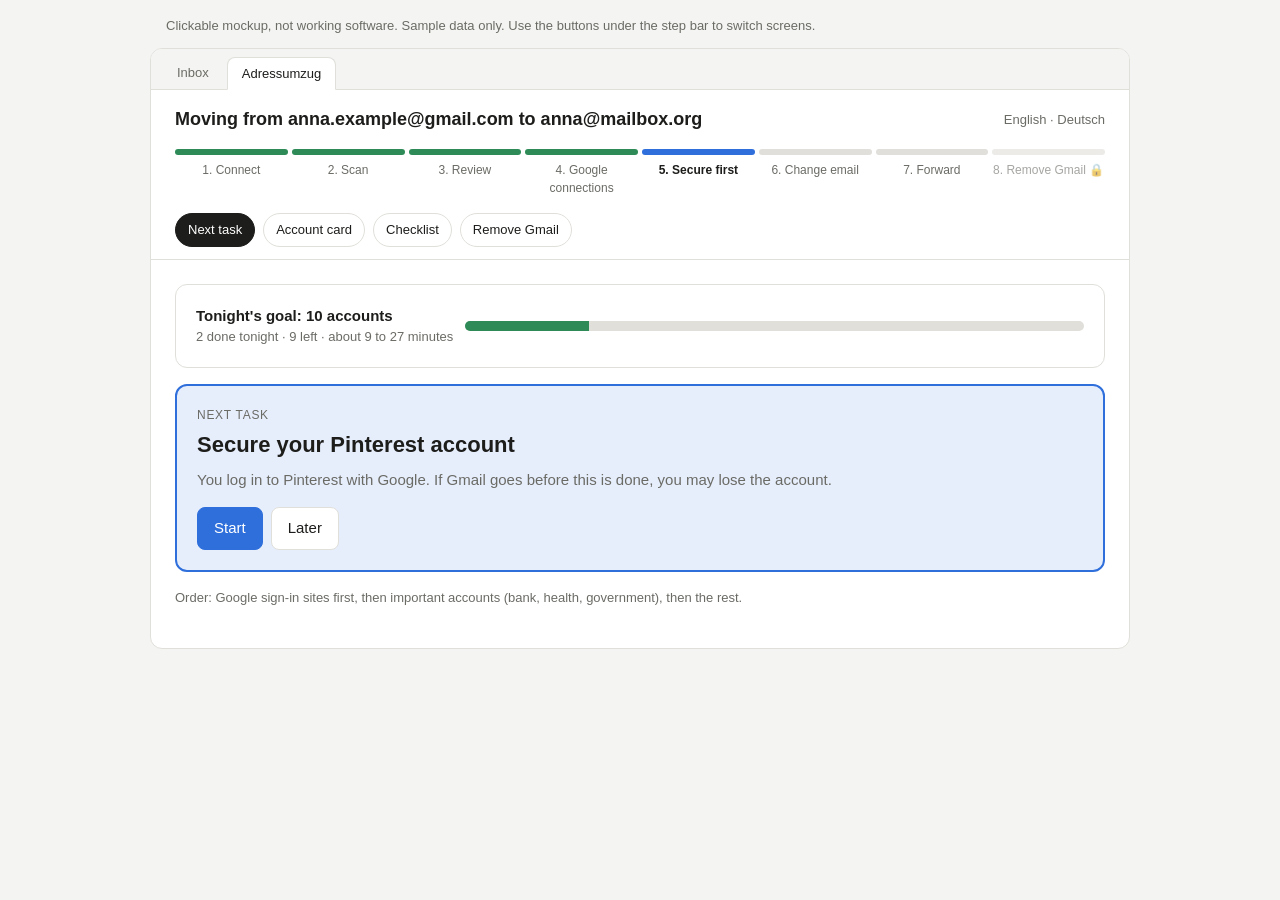
<file: mockup/index.html>
<!doctype html>
<html lang="en">
<head>
<meta charset="utf-8">
<meta name="viewport" content="width=device-width, initial-scale=1">
<title>Adressumzug mockup</title>
<style>
:root{
  --bg:#f4f4f2; --panel:#ffffff; --ink:#1d1d1b; --muted:#6b6b66; --line:#e0dfda;
  --accent:#2f6fdb; --accent-soft:#e6eefc; --good:#2e8b57; --good-soft:#e5f3eb;
  --warn:#b7791f; --warn-soft:#fbf1df; --bad:#c0392b; --bad-soft:#fbe7e4;
}
@media (prefers-color-scheme: dark){
  :root{
    --bg:#1b1b1a; --panel:#252524; --ink:#f0efea; --muted:#a3a29c; --line:#3a3a37;
    --accent:#6b9cf0; --accent-soft:#25324a; --good:#5cc08a; --good-soft:#1f3328;
    --warn:#e0a84a; --warn-soft:#3a2f1c; --bad:#ef7a6c; --bad-soft:#3d2421;
  }
}
*{box-sizing:border-box}
body{margin:0;background:var(--bg);color:var(--ink);font:15px/1.5 -apple-system,BlinkMacSystemFont,"Segoe UI",Roboto,sans-serif}
.note{max-width:980px;margin:16px auto 0;padding:0 16px;color:var(--muted);font-size:13px}
.window{max-width:980px;margin:12px auto 32px;background:var(--panel);border:1px solid var(--line);border-radius:12px;overflow:hidden}
.tabbar{display:flex;gap:4px;padding:8px 12px 0;background:var(--bg);border-bottom:1px solid var(--line)}
.tab{padding:6px 14px;border-radius:8px 8px 0 0;font-size:13px;color:var(--muted)}
.tab.on{background:var(--panel);color:var(--ink);border:1px solid var(--line);border-bottom-color:var(--panel);margin-bottom:-1px}
header{padding:16px 24px 8px;display:flex;justify-content:space-between;align-items:center;gap:12px;flex-wrap:wrap}
header h1{font-size:18px;margin:0}
.lang{font-size:13px;color:var(--muted)}
.steps{display:flex;gap:4px;padding:8px 24px 16px;overflow-x:auto}
.step{flex:1;min-width:92px;text-align:center;font-size:12px;color:var(--muted)}
.step .bar{height:6px;border-radius:3px;background:var(--line);margin-bottom:6px}
.step.done .bar{background:var(--good)}
.step.now .bar{background:var(--accent)}
.step.now{color:var(--ink);font-weight:600}
.step.locked{opacity:.6}
nav{display:flex;gap:8px;padding:0 24px 12px;flex-wrap:wrap}
nav button{border:1px solid var(--line);background:none;color:var(--ink);padding:6px 12px;border-radius:20px;cursor:pointer;font:inherit;font-size:13px}
nav button.on{background:var(--ink);color:var(--panel);border-color:var(--ink)}
main{padding:8px 24px 28px;border-top:1px solid var(--line)}
.screen{display:none}.screen.on{display:block}
.card{border:1px solid var(--line);border-radius:12px;padding:20px;margin:16px 0}
.card.hero{border:2px solid var(--accent);background:var(--accent-soft)}
.kicker{font-size:12px;text-transform:uppercase;letter-spacing:.06em;color:var(--muted);margin:0 0 4px}
.card h2{margin:0 0 8px;font-size:22px}
.card h3{margin:0 0 6px;font-size:17px}
.why{color:var(--muted);margin:0 0 16px}
.row{display:flex;gap:8px;flex-wrap:wrap;align-items:center}
.btn{border:1px solid var(--line);background:var(--panel);color:var(--ink);padding:9px 16px;border-radius:8px;cursor:pointer;font:inherit}
.btn.primary{background:var(--accent);border-color:var(--accent);color:#fff}
.btn.good{background:var(--good);border-color:var(--good);color:#fff}
.btn:disabled{opacity:.45;cursor:not-allowed}
.goal{display:flex;justify-content:space-between;align-items:center;gap:12px;flex-wrap:wrap}
.meter{flex:1;min-width:180px;height:10px;background:var(--line);border-radius:5px;overflow:hidden}
.meter i{display:block;height:100%;background:var(--good)}
.badge{display:inline-block;font-size:12px;padding:2px 8px;border-radius:10px;border:1px solid var(--line);color:var(--muted);white-space:nowrap}
.badge.g{background:var(--accent-soft);color:var(--accent);border-color:transparent}
.badge.ok{background:var(--good-soft);color:var(--good);border-color:transparent}
.badge.w{background:var(--warn-soft);color:var(--warn);border-color:transparent}
.badge.b{background:var(--bad-soft);color:var(--bad);border-color:transparent}
table{width:100%;border-collapse:collapse;font-size:14px}
th,td{text-align:left;padding:10px 8px;border-bottom:1px solid var(--line);vertical-align:middle}
th{font-size:12px;color:var(--muted);font-weight:600}
tr.click{cursor:pointer} tr.click:hover{background:var(--bg)}
.filters{display:flex;gap:6px;flex-wrap:wrap;margin:12px 0}
.callout{border-left:4px solid var(--warn);background:var(--warn-soft);padding:12px 14px;border-radius:6px;margin:12px 0}
.callout.bad{border-color:var(--bad);background:var(--bad-soft)}
.callout.good{border-color:var(--good);background:var(--good-soft)}
ol.todo{padding-left:20px;margin:8px 0 16px} ol.todo li{margin:6px 0}
label.check{display:flex;gap:8px;align-items:center;margin:12px 0}
input[type=text]{width:100%;padding:10px;border:1px solid var(--line);border-radius:8px;background:var(--panel);color:var(--ink);font:inherit}
.lock{font-size:28px}
.small{font-size:13px;color:var(--muted)}
.toast{position:fixed;bottom:20px;left:50%;transform:translateX(-50%);background:var(--ink);color:var(--panel);padding:10px 16px;border-radius:8px;font-size:14px;opacity:0;transition:opacity .2s;pointer-events:none}
.toast.on{opacity:1}
@media (max-width:600px){header,main,nav,.steps{padding-left:16px;padding-right:16px}.card{padding:16px}}
</style>
</head>
<body>
<p class="note">Clickable mockup, not working software. Sample data only. Use the buttons under the step bar to switch screens.</p>
<div class="window">
  <div class="tabbar"><span class="tab">Inbox</span><span class="tab on">Adressumzug</span></div>
  <header>
    <h1>Moving from anna.example@gmail.com to anna@mailbox.org</h1>
    <span class="lang">English · Deutsch</span>
  </header>
  <div class="steps" id="steps"></div>
  <nav id="nav">
    <button data-s="next" class="on">Next task</button>
    <button data-s="account">Account card</button>
    <button data-s="list">Checklist</button>
    <button data-s="lock">Remove Gmail</button>
  </nav>
  <main>
    <!-- NEXT TASK -->
    <section class="screen on" id="s-next">
      <div class="card goal">
        <div><strong>Tonight's goal: 10 accounts</strong><div class="small" id="goalText"></div></div>
        <div class="meter"><i id="goalBar"></i></div>
      </div>
      <div class="card hero" id="nextCard"></div>
      <p class="small">Order: Google sign-in sites first, then important accounts (bank, health, government), then the rest.</p>
    </section>

    <!-- ACCOUNT CARD -->
    <section class="screen" id="s-account">
      <div class="card" id="accountCard"></div>
    </section>

    <!-- CHECKLIST -->
    <section class="screen" id="s-list">
      <div class="filters" id="filters"></div>
      <table>
        <thead><tr><th>Service</th><th>Login</th><th>Plan</th><th>Status</th></tr></thead>
        <tbody id="rows"></tbody>
      </table>
      <p class="small">Click a row to open its account card.</p>
    </section>

    <!-- LOCK -->
    <section class="screen" id="s-lock">
      <div class="card" id="lockCard"></div>
    </section>
  </main>
</div>
<div class="toast" id="toast"></div>

<script>
const STEPS=["Connect","Scan","Review","Google connections","Secure first","Change email","Forward","Remove Gmail"];
const accounts=[
  {id:"pinterest",name:"Pinterest",login:"google",cat:"other",plan:"move",status:"secure",dir:{password:"yes",email:"yes",result:"not_tested"},tip:"Settings › Account management › Email. Pinterest lets you add a password under Login & security."},
  {id:"jvc",name:"jeuxvideo.com",login:"google",cat:"other",plan:"move",status:"secure",dir:{password:"unknown",email:"unknown",result:"new_account"},tip:"No direct link yet. Look under Mon compte (My account)."},
  {id:"x",name:"X",login:"google",cat:"other",plan:"move",status:"secure",dir:{password:"yes",email:"yes",result:"kept_account"},tip:"Settings › Your account › Account information › Email."},
  {id:"forum",name:"Kochforum (cooking forum)",login:"google",cat:"other",plan:"move",status:"blocked",dir:{password:"no",email:"no",result:"not_tested"},tip:"Only Google sign-in, no settings for email or password."},
  {id:"spotify",name:"Spotify",login:"google",cat:"other",plan:"move",status:"done",dir:{password:"yes",email:"yes",result:"kept_account"},tip:"Account overview › Edit profile › Email."},
  {id:"bank",name:"Sparkasse",login:"password",cat:"important",plan:"move",status:"move",tip:"Online-Banking › Persönliche Daten (personal details) › E-Mail."},
  {id:"tk",name:"Techniker Krankenkasse (health insurer)",login:"password",cat:"important",plan:"move",status:"waiting",tip:"Meine TK › Persönliche Daten › Kontaktdaten."},
  {id:"elster",name:"ELSTER (tax office)",login:"password",cat:"important",plan:"move",status:"move",tip:"Mein ELSTER › Benutzerkonto › Kontaktdaten."},
  {id:"amazon",name:"Amazon",login:"password",cat:"other",plan:"move",status:"move",tip:"Your account › Login & security › Email."},
  {id:"db",name:"Deutsche Bahn",login:"password",cat:"other",plan:"move",status:"done",tip:"Mein Konto › Persönliche Daten."},
  {id:"shop",name:"Old shoe shop",login:"unknown",cat:"other",plan:"delete",status:"move",tip:"No change page found. A GDPR Art. 17 letter (delete my account) is drafted."},
  {id:"news",name:"Newsletter: Zeit Online",login:"none",cat:"other",plan:"keep",status:"move",tip:"Newsletter: change the address in the footer link or unsubscribe."}
];
const STATUS={secure:["To secure","g"],move:["To move",""],waiting:["Waiting for confirmation","w"],done:["Done","ok"],blocked:["Blocked: keep Gmail","b"]};
const LOGIN={google:"Google sign-in",password:"Password",unknown:"Not sure",none:"—"};
const RESULT={kept_account:["In our test this site still found the same account.","good"],new_account:["In our test this site made a NEW, empty account after the address changed. Do this step before anything else.","bad"],not_tested:["Not tested yet. Treat it as risky.",""]};
let current="pinterest", filter="all", typed=false;
const $=id=>document.getElementById(id);
function toast(t){const e=$("toast");e.textContent=t;e.classList.add("on");setTimeout(()=>e.classList.remove("on"),1800)}
function googleOpen(){return accounts.filter(a=>a.login==="google"&&a.status!=="done")}
function stepNow(){return googleOpen().some(a=>a.status==="secure")?4:5}
function unsafe(){return accounts.filter(a=>a.login==="google"&&(a.status==="secure"||a.status==="blocked"))}
function renderSteps(){
  const now=stepNow();
  $("steps").innerHTML=STEPS.map((s,i)=>{
    let c=i<now?"done":i===now?"now":"";
    if(i===7&&unsafe().length)c+=" locked";
    return `<div class="step ${c}"><div class="bar"></div>${i+1}. ${s}${i===7&&unsafe().length?" 🔒":""}</div>`}).join("");
}
function nextTask(){
  return accounts.find(a=>a.status==="secure")||accounts.find(a=>a.status==="move"&&a.cat==="important")||accounts.find(a=>a.status==="move");
}
function renderNext(){
  const done=accounts.filter(a=>a.status==="done").length, left=accounts.filter(a=>a.status!=="done"&&a.status!=="blocked").length;
  $("goalText").textContent=`${done} done tonight · ${left} left · about ${left} to ${left*3} minutes`;
  $("goalBar").style.width=Math.min(100,done*10)+"%";
  const a=nextTask();
  if(!a){$("nextCard").innerHTML=`<p class="kicker">All set</p><h2>Nothing left to do tonight</h2>`;return}
  const g=a.status==="secure";
  $("nextCard").innerHTML=`<p class="kicker">Next task</p>
    <h2>${g?"Secure your "+a.name+" account":"Move "+a.name+" to your new address"}</h2>
    <p class="why">${g?"You log in to "+a.name+" with Google. If Gmail goes before this is done, you may lose the account.":a.cat==="important"?"Important account: bills and letters from here must reach you.":"Change the email address on this site."}</p>
    <div class="row"><button class="btn primary" onclick="openCard('${a.id}')">Start</button><button class="btn" onclick="skip('${a.id}')">Later</button></div>`;
}
function openCard(id){current=id;show("account")}
function skip(id){const i=accounts.findIndex(a=>a.id===id);accounts.push(accounts.splice(i,1)[0]);toast("Moved to the end of the list");renderAll()}
function renderAccount(){
  const a=accounts.find(x=>x.id===current);const g=a.login==="google";
  let body="";
  if(g&&a.status!=="done"&&a.status!=="blocked"){
    const r=RESULT[a.dir.result];
    body=`<div class="callout ${r[1]}">${r[0]}</div>
      <p><strong>Secure this account first</strong></p>
      <ol class="todo">
        <li>${a.dir.email==="yes"?"Change the login email to <b>anna@mailbox.org</b>":"Change the login email to your new address, if the site allows it"}${a.dir.password==="yes"?", or add a password":" or add a password"}.</li>
        <li>Log out of ${a.name}.</li>
        <li>Log back in <b>without</b> the Google button, using your new email and password.</li>
      </ol>
      <label class="check"><input type="checkbox" id="proof" onchange="document.getElementById('doneBtn').disabled=!this.checked"> I logged in without Google</label>`;
  } else {
    body=`<ol class="todo"><li>Open the site and log in.</li><li>Type <b>anna@mailbox.org</b> and save.</li><li>Click the confirmation link the site sends. Adressumzug ticks it off when that mail arrives.</li></ol>`;
  }
  $("accountCard").innerHTML=`<div class="row" style="justify-content:space-between"><h3>${a.name}</h3><span class="badge ${STATUS[a.status][1]}">${STATUS[a.status][0]}</span></div>
    <p class="small">Login: ${LOGIN[a.login]}${g?` · Password possible: ${a.dir.password} · Email changeable: ${a.dir.email}`:""}</p>
    <p><span class="kicker">Tip from the directory</span><br>${a.tip}</p>
    ${body}
    <div class="row">
      <button class="btn" onclick="toast('Opens the change-email page in your browser')">Open site ↗</button>
      ${g&&a.status==="secure"?`<button class="btn good" id="doneBtn" disabled onclick="mark('${a.id}','move')">Marked safe</button>`:a.status!=="done"&&a.status!=="blocked"?`<button class="btn good" onclick="mark('${a.id}','done')">Done</button>`:""}
      ${a.status!=="done"&&a.status!=="blocked"?`<button class="btn" onclick="mark('${a.id}','${g?"blocked":"letter"}')">Can't do it</button><button class="btn" onclick="skip('${a.id}');show('next')">Skip</button>`:""}
    </div>`;
}
function mark(id,s){
  const a=accounts.find(x=>x.id===id);
  if(s==="letter"){toast("GDPR Art. 16 letter drafted for "+a.name);a.status="waiting"}
  else{a.status=s;toast(s==="blocked"?a.name+" marked: keep Gmail":s==="move"?a.name+" is safe. Now change its email.":a.name+" done")}
  renderAll();renderAccount();
}
function renderList(){
  const F={all:"All",secure:"To secure",move:"To move",waiting:"Waiting",blocked:"Blocked",done:"Done"};
  $("filters").innerHTML=Object.entries(F).map(([k,v])=>`<button class="btn ${filter===k?"primary":""}" onclick="filter='${k}';renderList()">${v}</button>`).join("");
  $("rows").innerHTML=accounts.filter(a=>filter==="all"||a.status===filter).map(a=>`<tr class="click" onclick="openCard('${a.id}')">
    <td>${a.name}${a.cat==="important"?' <span class="badge">important</span>':""}</td>
    <td>${a.login==="google"?'<span class="badge g">Google sign-in</span>':LOGIN[a.login]}</td>
    <td>${a.plan}</td><td><span class="badge ${STATUS[a.status][1]}">${STATUS[a.status][0]}</span></td></tr>`).join("");
}
function renderLock(){
  const u=unsafe();
  if(!u.length){$("lockCard").innerHTML=`<p class="kicker">Step 8</p><h2>Removing Gmail is unlocked</h2><div class="callout good">Every Google sign-in account is safe.</div><p>We still suggest keeping Gmail with forwarding for 6 to 12 months. Nothing is lost by waiting.</p><button class="btn primary" onclick="toast('Opens Google’s page to remove Gmail')">Open Google’s page ↗</button>`;return}
  const names=u.map(a=>a.name);
  $("lockCard").innerHTML=`<div class="lock">🔒</div><p class="kicker">Step 8</p><h2>Not yet: ${u.length} Google sign-in account${u.length>1?"s are":" is"} not safe</h2>
    <p>If you remove Gmail now, you may lose these accounts for good. A password reset would go to an address that no longer exists.</p>
    <ul>${u.map(a=>`<li><b>${a.name}</b> · ${STATUS[a.status][0]} <a href="#" onclick="openCard('${a.id}');return false">open</a></li>`).join("")}</ul>
    <div class="callout"><b>Our advice:</b> keep Gmail and forward it to anna@mailbox.org. Your move is complete without deleting Gmail.</div>
    <div class="row"><button class="btn primary" onclick="toast('Forwarding instructions opened')">Set up forwarding instead</button></div>
    <details style="margin-top:20px"><summary>I understand the risk and want to remove Gmail anyway</summary>
      <p class="small">Type the names of the accounts you are willing to lose, separated by commas:</p>
      <p class="small">${names.join(", ")}</p>
      <input type="text" id="confirm" oninput="checkConfirm()" placeholder="${names.join(", ")}">
      <p><button class="btn" id="anyway" disabled onclick="toast('Opens Google’s page to remove Gmail')">Remove Gmail anyway</button></p>
    </details>`;
}
function checkConfirm(){
  const want=unsafe().map(a=>a.name.toLowerCase().trim()).sort().join("|");
  const got=$("confirm").value.split(",").map(s=>s.toLowerCase().trim()).filter(Boolean).sort().join("|");
  $("anyway").disabled=want!==got;
}
function show(s){
  document.querySelectorAll(".screen").forEach(e=>e.classList.toggle("on",e.id==="s-"+s));
  document.querySelectorAll("#nav button").forEach(b=>b.classList.toggle("on",b.dataset.s===s));
  if(s==="account")renderAccount();if(s==="lock")renderLock();if(s==="list")renderList();if(s==="next")renderNext();
}
function renderAll(){renderSteps();renderNext();renderList();renderLock()}
document.querySelectorAll("#nav button").forEach(b=>b.onclick=()=>show(b.dataset.s));
renderAll();
</script>
</body>
</html>
</file>
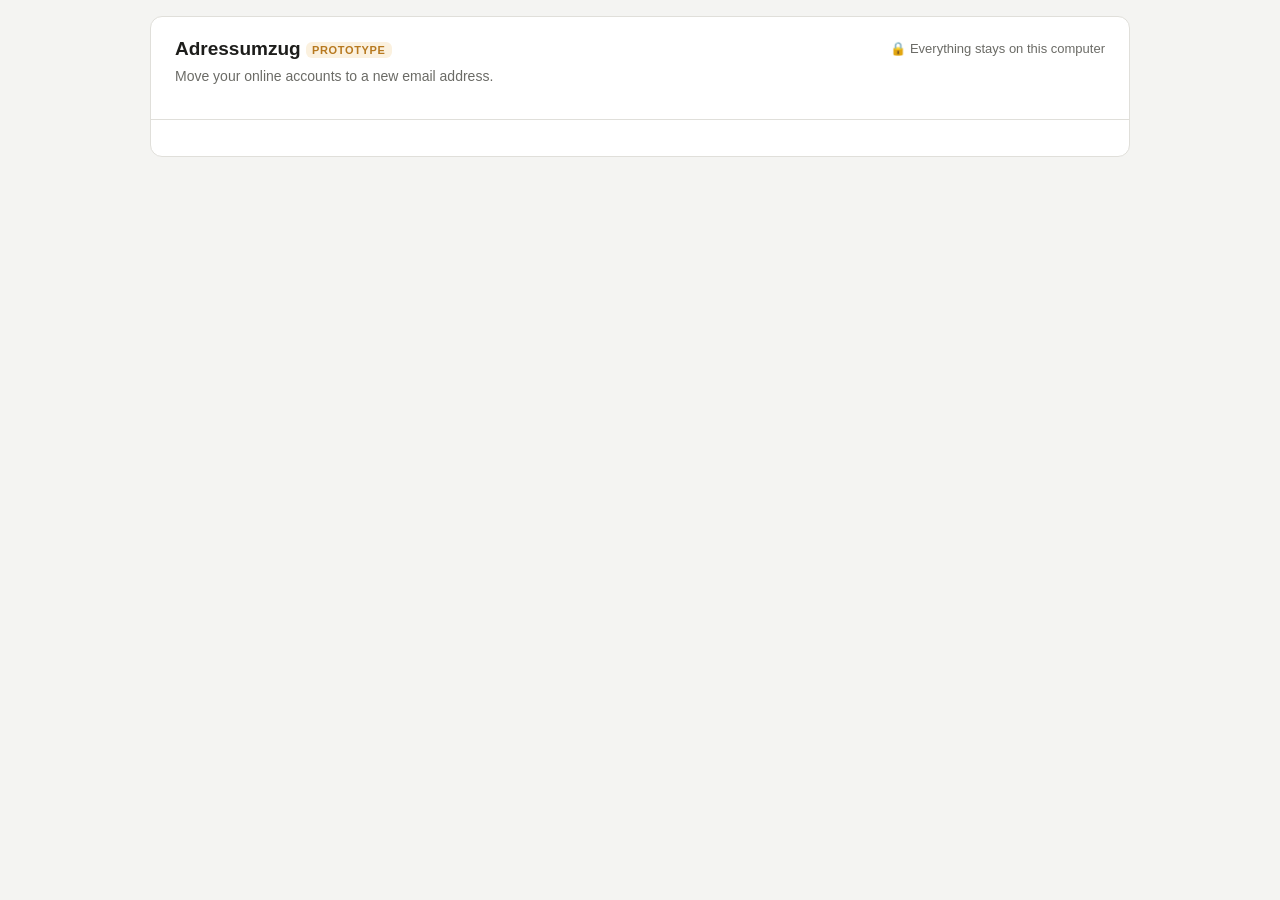
<file: addon/page/index.html>
<!doctype html>
<html lang="en">
<head>
<meta charset="utf-8">
<title>Adressumzug</title>
<link rel="stylesheet" href="style.css">
</head>
<body>
<div class="wrap">
  <header>
    <div>
      <h1>Adressumzug <span class="proto">prototype</span></h1>
      <div class="move" id="moveLine">Move your online accounts to a new email address.</div>
    </div>
    <span class="small private">🔒 Everything stays on this computer</span>
  </header>

  <!-- The four steps are the navigation. -->
  <nav class="steps" id="steps"></nav>

  <main>
    <!-- STEP 1: find accounts -->
    <section class="screen" id="s-scan">
      <div class="intro">
        <h2>Step 1 · Find the accounts that use your old address</h2>
        <p>Adressumzug looks through the old mailbox for welcome mails, password resets and login alerts. Each sender is probably a website where you have an account. It only reads the sender, subject and date, and the text of a few welcome mails. Nothing leaves this computer.</p>
      </div>
      <div class="card">
        <label class="field">The mail account you are leaving
          <select id="accountSel"></select>
        </label>
        <label class="field">Your new email address
          <input type="text" id="newAddr" placeholder="you@mailbox.org">
        </label>
        <label class="check"><input type="checkbox" id="lateWatch" checked> After the scan, keep watching for mail that still arrives at the old address, and add those senders to my list</label>
        <div class="row"><button class="btn primary" id="scanBtn">Scan my mailbox</button></div>
      </div>
      <div class="card" id="scanCard" hidden>
        <h3 id="scanTitle">Scanning…</h3>
        <div class="meter"><i id="scanBar"></i></div>
        <p class="small" id="scanText"></p>
        <div id="scanNext"></div>
      </div>
      <p class="small"><button class="link" id="resetBtn">Delete my list and start over</button></p>
    </section>

    <!-- STEP 2: Google sign-in -->
    <section class="screen" id="s-google">
      <div class="intro">
        <h2>Step 2 · Find the sites you open with “Sign in with Google”</h2>
        <p>Some sites don't know your email address at all: you log in with the <b>Sign in with Google</b> button. If you close your Gmail account, you can't log in there any more and may lose those accounts. So we list them first and fix them before anything else.</p>
      </div>
      <div class="card">
        <h3>A. Found in your mail</h3>
        <div id="googleFound"></div>
      </div>
      <div class="card">
        <h3>B. Check Google's own list</h3>
        <p>Many of these sites never sent a mail we could find. Google keeps the full list, but only you can open it.</p>
        <ol class="todo">
          <li><button class="btn" id="openConnections">Open your Google connections page ↗</button> <span class="small">(opens in your browser)</span></li>
          <li>Copy the name of each site listed under “Sign in with Google”, and paste them here, one per line.</li>
        </ol>
        <textarea id="googlePaste" rows="5" placeholder="Pinterest&#10;Canva&#10;jeuxvideo.com"></textarea>
        <div class="row" style="margin-top:8px"><button class="btn" id="addGoogle">Add these sites to my list</button></div>
      </div>
      <div class="card done-card" id="googleConfirm"></div>
    </section>

    <!-- STEP 3: update each account -->
    <section class="screen" id="s-update">
      <div id="updateMain">
        <div class="progress">
          <div><strong id="progText"></strong><div class="small" id="progSub"></div></div>
          <div class="meter"><i id="progBar"></i></div>
        </div>
        <div class="card hero" id="nextCard"></div>
        <h3 class="section-title">All accounts</h3>
        <div class="filters" id="filters"></div>
        <p class="small" id="filterNote"></p>
        <div class="list" id="rows"></div>
      </div>
      <div id="accountCard" hidden></div>
    </section>

    <!-- STEP 4: finish -->
    <section class="screen" id="s-finish"><div id="finishCard"></div></section>
  </main>
</div>
<div class="toast" id="toast"></div>
<script src="../lib/rules.js"></script>
<script src="../lib/store.js"></script>
<script src="app.js"></script>
</body>
</html>
</file>
<file: addon/page/style.css>
:root{
  --bg:#f4f4f2; --panel:#ffffff; --ink:#1d1d1b; --muted:#6b6b66; --line:#e0dfda;
  --accent:#2f6fdb; --accent-soft:#e6eefc; --good:#2e8b57; --good-soft:#e5f3eb;
  --warn:#b7791f; --warn-soft:#fbf1df; --bad:#c0392b; --bad-soft:#fbe7e4;
}
@media (prefers-color-scheme: dark){
  :root{
    --bg:#1b1b1a; --panel:#252524; --ink:#f0efea; --muted:#a3a29c; --line:#3a3a37;
    --accent:#6b9cf0; --accent-soft:#25324a; --good:#5cc08a; --good-soft:#1f3328;
    --warn:#e0a84a; --warn-soft:#3a2f1c; --bad:#ef7a6c; --bad-soft:#3d2421;
  }
}
*{box-sizing:border-box}
body{margin:0;background:var(--bg);color:var(--ink);font:15px/1.5 -apple-system,BlinkMacSystemFont,"Segoe UI",Roboto,sans-serif}
.wrap{max-width:980px;margin:16px auto 40px;background:var(--panel);border:1px solid var(--line);border-radius:12px;overflow:hidden}
header{padding:18px 24px 12px;display:flex;justify-content:space-between;align-items:flex-start;gap:12px;flex-wrap:wrap}
header h1{font-size:19px;margin:0 0 2px}
.move{font-size:14px;color:var(--muted)} .move b{color:var(--ink);font-weight:600}
.proto{font-size:11px;font-weight:600;text-transform:uppercase;letter-spacing:.06em;color:var(--warn);background:var(--warn-soft);padding:2px 6px;border-radius:6px;vertical-align:middle}
.private{padding-top:4px}

/* Step bar = navigation */
.steps{display:grid;grid-template-columns:repeat(4,1fr);gap:8px;padding:4px 24px 16px}
.step{display:flex;gap:10px;align-items:flex-start;text-align:left;border:1px solid var(--line);background:var(--panel);color:var(--ink);border-radius:10px;padding:10px 12px;cursor:pointer;font:inherit;border-top:4px solid var(--line)}
.step:hover:not(:disabled){background:var(--bg)}
.step:disabled{cursor:not-allowed;opacity:.5}
.step .num{flex:none;width:24px;height:24px;border-radius:50%;display:grid;place-items:center;font-size:13px;font-weight:700;background:var(--line);color:var(--muted)}
.step .txt{display:flex;flex-direction:column;min-width:0}
.step .txt b{font-size:14px;line-height:1.3}
.step .txt span{font-size:12px;color:var(--muted);line-height:1.35;margin-top:2px}
.step.done{border-top-color:var(--good)} .step.done .num{background:var(--good);color:#fff}
.step.now{border-top-color:var(--accent)} .step.now .num{background:var(--accent);color:#fff}
.step.on{border-color:var(--ink);border-top-width:4px;box-shadow:0 0 0 1px var(--ink)}
.step.done.on{border-top-color:var(--good)} .step.now.on{border-top-color:var(--accent)}
@media (max-width:720px){.steps{grid-template-columns:1fr 1fr}}

main{padding:8px 24px 28px;border-top:1px solid var(--line)}
.screen{display:none}.screen.on{display:block}
.intro{margin:16px 0 4px;max-width:720px}
.intro h2{font-size:21px;margin:0 0 6px}
.intro p{margin:0;color:var(--muted)}
.card{border:1px solid var(--line);border-radius:12px;padding:20px;margin:16px 0}
.card.hero{border:2px solid var(--accent);background:var(--accent-soft)}
.card.quiet{background:var(--bg)}
.kicker{font-size:12px;text-transform:uppercase;letter-spacing:.06em;color:var(--muted);margin:0 0 4px;font-weight:600}
.card h2{margin:0 0 8px;font-size:21px}
.card h3,.section-title{margin:0 0 8px;font-size:17px}
.section-title{margin-top:28px}
.why{color:var(--muted);margin:0 0 16px}
.tip{background:var(--bg);border-radius:8px;padding:10px 12px;font-size:14px}
.row{display:flex;gap:8px;flex-wrap:wrap;align-items:center}
.btn{border:1px solid var(--line);background:var(--panel);color:var(--ink);padding:9px 16px;border-radius:8px;cursor:pointer;font:inherit}
.btn:hover:not(:disabled){border-color:var(--muted)}
.btn.primary{background:var(--accent);border-color:var(--accent);color:#fff}
.btn.good{background:var(--good);border-color:var(--good);color:#fff}
.btn:disabled{opacity:.45;cursor:not-allowed}
.link{border:0;background:none;color:var(--accent);font:inherit;font-size:14px;padding:6px 4px;cursor:pointer;text-decoration:underline;text-underline-offset:2px}
.link.back{text-decoration:none;font-weight:600;padding:12px 0 0}
.progress{display:flex;justify-content:space-between;align-items:center;gap:16px;flex-wrap:wrap;margin:16px 0}
.meter{flex:1;min-width:180px;height:10px;background:var(--line);border-radius:5px;overflow:hidden}
.meter i{display:block;height:100%;width:0;background:var(--good);transition:width .2s}
.badge{display:inline-block;font-size:12px;padding:2px 8px;border-radius:10px;border:1px solid var(--line);color:var(--muted);white-space:nowrap;font-weight:400}
.badge.big{font-size:13px;padding:4px 10px}
.badge.g{background:var(--accent-soft);color:var(--accent);border-color:transparent}
.badge.ok{background:var(--good-soft);color:var(--good);border-color:transparent}
.badge.w{background:var(--warn-soft);color:var(--warn);border-color:transparent}
.badge.b{background:var(--bad-soft);color:var(--bad);border-color:transparent}

/* Filter chips and account rows */
.filters{display:flex;gap:6px;flex-wrap:wrap;margin:8px 0}
.chip{border:1px solid var(--line);background:none;color:var(--ink);padding:5px 12px;border-radius:20px;cursor:pointer;font:inherit;font-size:13px}
.chip span{color:var(--muted);margin-left:2px}
.chip.on{background:var(--ink);color:var(--panel);border-color:var(--ink)} .chip.on span{color:inherit;opacity:.7}
.list{border:1px solid var(--line);border-radius:10px;overflow:hidden;margin:8px 0}
.item{display:grid;grid-template-columns:1fr auto auto 14px;gap:12px;align-items:center;width:100%;text-align:left;padding:10px 14px;border:0;border-bottom:1px solid var(--line);background:var(--panel);color:var(--ink);font:inherit;cursor:pointer}
.item:last-child{border-bottom:0}
.item:hover{background:var(--bg)}
.item .name{display:flex;flex-wrap:wrap;gap:4px 8px;align-items:center;min-width:0}
.item .name .small{flex-basis:100%}
.item .chev{color:var(--muted);font-size:18px}
@media (max-width:600px){.item{grid-template-columns:1fr auto 14px}.item .login{display:none}}
.empty{padding:12px 14px;margin:0}

.callout{border-left:4px solid var(--warn);background:var(--warn-soft);padding:12px 14px;border-radius:6px;margin:12px 0}
.callout.bad{border-color:var(--bad);background:var(--bad-soft)}
.callout.good{border-color:var(--good);background:var(--good-soft)}
ol.todo{padding-left:22px;margin:12px 0 16px} ol.todo li{margin:10px 0}
label.check{display:flex;gap:8px;align-items:flex-start;margin:12px 0} label.check input{margin-top:4px}
label.field{display:block;margin:12px 0;font-weight:600;font-size:14px}
label.field select,label.field input,textarea,input[type=text]{display:block;width:100%;margin-top:6px;padding:9px;border:1px solid var(--line);border-radius:8px;background:var(--panel);color:var(--ink);font:inherit;font-weight:400}
.settings{display:grid;grid-template-columns:1fr 1fr;gap:0 16px} .settings label.field{margin:0}
@media (max-width:600px){.settings{grid-template-columns:1fr}}
details.help{margin-top:16px;border-top:1px solid var(--line);padding-top:12px}
details.help summary{cursor:pointer;color:var(--accent);font-size:14px}
details.danger{border:1px solid var(--line);border-radius:12px;padding:14px 20px}
details.danger summary{color:var(--bad)}
.small{font-size:13px;color:var(--muted)}
a{color:var(--accent)}
.toast{position:fixed;bottom:20px;left:50%;transform:translateX(-50%);background:var(--ink);color:var(--panel);padding:10px 16px;border-radius:8px;font-size:14px;opacity:0;transition:opacity .2s;pointer-events:none;max-width:90vw}
.toast.on{opacity:1}
ul.ev{margin:6px 0 4px;padding-left:20px;font-size:13px;color:var(--muted)}
@media (max-width:600px){header,main,.steps{padding-left:16px;padding-right:16px}.card{padding:16px}}
</file>
